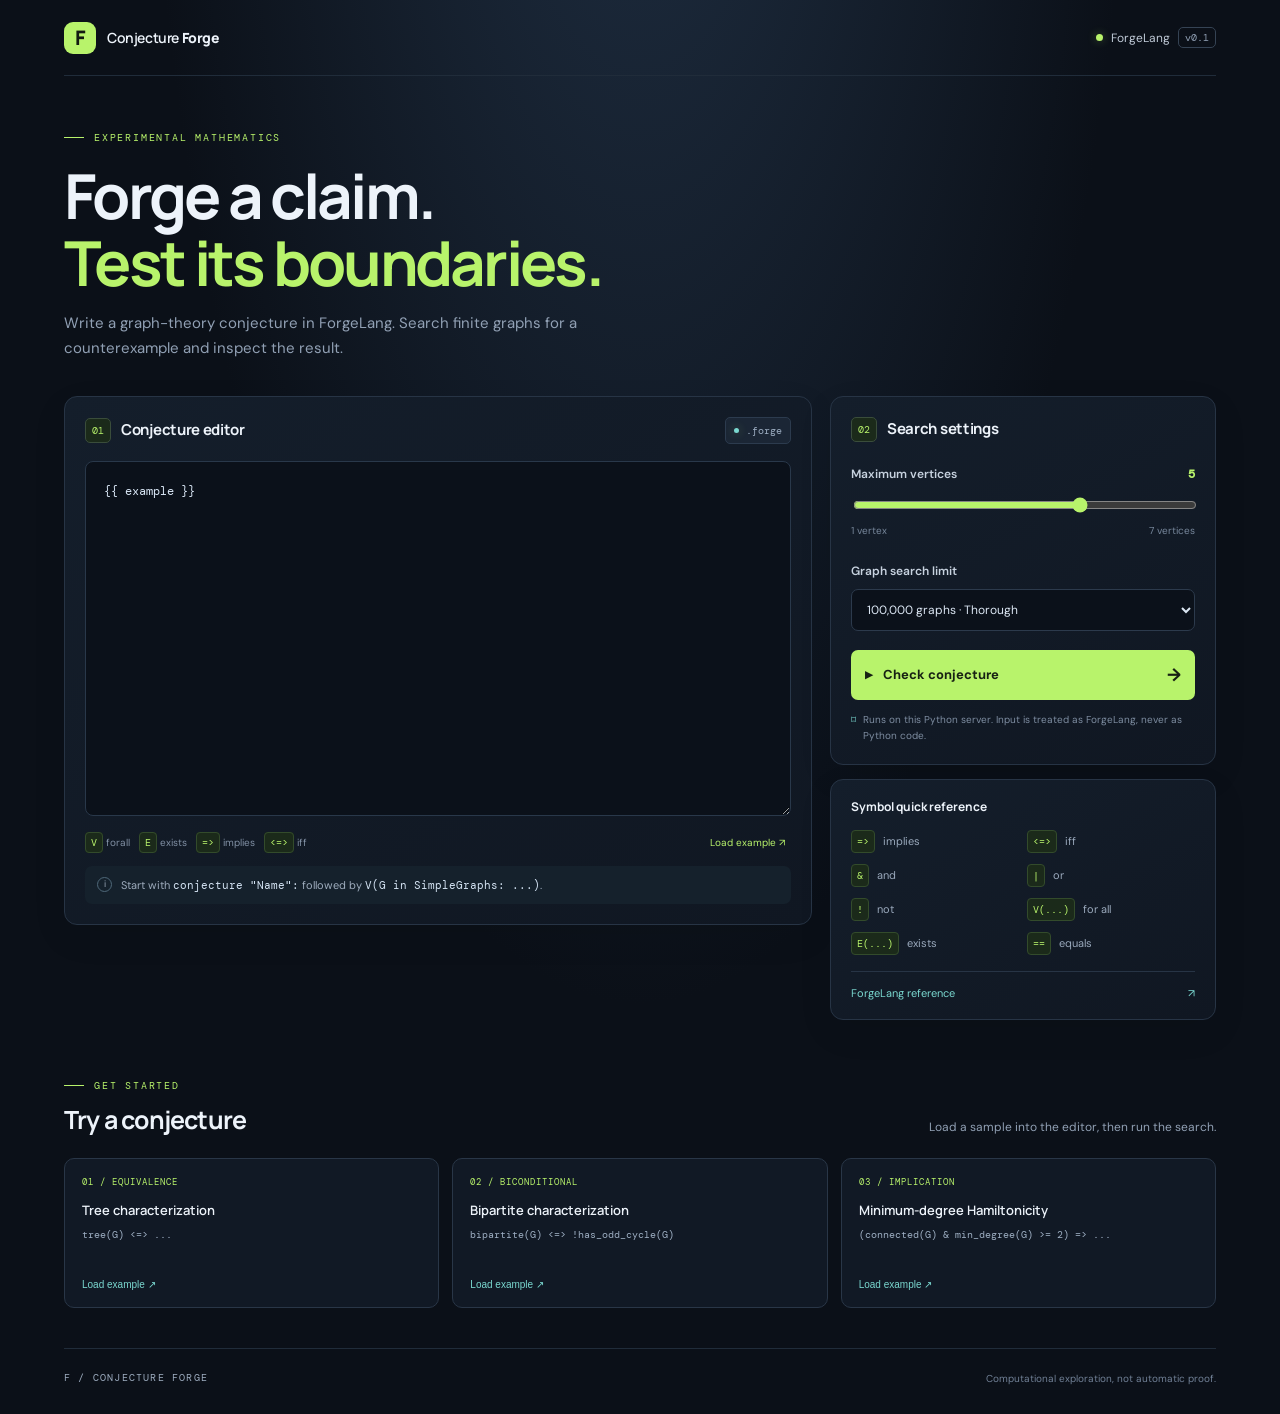
<file: templates/index.html>
<!doctype html>
<html lang="en">
<head>
  <meta charset="utf-8">
  <meta name="viewport" content="width=device-width, initial-scale=1">
  <meta name="theme-color" content="#101827">
  <title>ForgeLang · Conjecture Forge</title>
  <link rel="stylesheet" href="/static/style.css">
</head>
<body>
  <div class="app-shell">
    <header class="topbar">
      <a class="brand" href="/" aria-label="ForgeLang home"><span class="brand-mark">F</span><span>Conjecture <b>Forge</b></span></a>
      <div class="top-meta"><span class="status-dot"></span> ForgeLang <span class="version">v0.1</span></div>
    </header>

    <main>
      <section class="hero">
        <div class="eyebrow"><span class="eyebrow-line"></span> EXPERIMENTAL MATHEMATICS</div>
        <h1>Forge a claim.<br><span>Test its boundaries.</span></h1>
        <p>Write a graph-theory conjecture in ForgeLang. Search finite graphs for a counterexample and inspect the result.</p>
      </section>

      <section class="workspace" aria-label="Conjecture editor and search controls">
        <div class="editor-panel panel">
          <div class="panel-heading">
            <div><span class="step-number">01</span><h2>Conjecture editor</h2></div>
            <span class="file-pill"><span class="file-dot"></span> .forge</span>
          </div>
          <label class="sr-only" for="source">ForgeLang source</label>
          <textarea id="source" spellcheck="false" autocapitalize="off" autocomplete="off">{{ example }}</textarea>
          <div class="editor-footer">
            <span><kbd>V</kbd> forall &nbsp; <kbd>E</kbd> exists &nbsp; <kbd>=&gt;</kbd> implies &nbsp; <kbd>&lt;=&gt;</kbd> iff</span>
            <button type="button" class="text-button" id="load-example">Load example ↗</button>
          </div>
          <div class="syntax-note"><span class="info-icon">i</span><span>Start with <code>conjecture "Name":</code> followed by <code>V(G in SimpleGraphs: ...)</code>.</span></div>
        </div>

        <aside class="controls-column">
          <div class="panel controls-panel">
            <div class="panel-heading"><div><span class="step-number">02</span><h2>Search settings</h2></div></div>
            <label for="max-vertices">Maximum vertices <span class="label-value" id="vertex-value">5</span></label>
            <input id="max-vertices" type="range" min="1" max="7" value="5">
            <div class="range-labels"><span>1 vertex</span><span>7 vertices</span></div>
            <label for="max-graphs" class="graphs-label">Graph search limit</label>
            <select id="max-graphs">
              <option value="1000">1,000 graphs · Quick</option>
              <option value="10000">10,000 graphs · Balanced</option>
              <option value="100000" selected>100,000 graphs · Thorough</option>
              <option value="250000">250,000 graphs · Extended</option>
            </select>
            <button type="button" id="check-button" class="primary-button"><span class="button-icon">▶</span><span id="button-label">Check conjecture</span><span class="button-arrow">→</span></button>
            <p class="privacy-note"><span class="lock-icon">⌑</span> Runs on this Python server. Input is treated as ForgeLang, never as Python code.</p>
          </div>
          <div class="quick-ref panel">
            <h3>Symbol quick reference</h3>
            <div class="symbol-grid">
              <div><kbd>=&gt;</kbd><span>implies</span></div><div><kbd>&lt;=&gt;</kbd><span>iff</span></div>
              <div><kbd>&amp;</kbd><span>and</span></div><div><kbd>|</kbd><span>or</span></div>
              <div><kbd>!</kbd><span>not</span></div><div><kbd>V(...)</kbd><span>for all</span></div>
              <div><kbd>E(...)</kbd><span>exists</span></div><div><kbd>==</kbd><span>equals</span></div>
            </div>
            <a href="/reference" class="docs-link">
              ForgeLang reference <span>↗</span>
            </a>          
          </div>
        </aside>
      </section>

      <section id="results" class="results-section" aria-live="polite" hidden>
        <div class="results-heading"><div><div class="eyebrow"><span class="eyebrow-line"></span> SEARCH REPORT</div><h2 id="result-title">Results</h2></div><span id="result-status" class="result-status"></span></div>
        <div id="error-box" class="error-box" hidden></div>
        <div id="result-content" class="result-grid" hidden>
          <div class="panel result-summary">
            <div class="result-kicker">SEARCH SUMMARY</div>
            <p id="result-message"></p>
            <div class="stats-row"><div><strong id="stat-examined">—</strong><span>graphs examined</span></div><div><strong id="stat-time">—</strong><span>seconds</span></div><div><strong id="stat-bound">—</strong><span>vertex bound</span></div></div>
            <div id="certificate-line" class="certificate-line" hidden></div>
          </div>
          <div id="graph-panel" class="panel graph-panel" hidden>
            <div class="graph-title"><div><div class="result-kicker">MINIMIZED COUNTEREXAMPLE</div><h3 id="graph-heading">Graph</h3></div><span class="graph-tag">Simple graph</span></div>
            <svg id="graph-svg" viewBox="0 0 420 300" role="img" aria-label="Counterexample graph visualization"></svg>
            <div id="graph-details" class="graph-details"></div>
          </div>
        </div>
        <p class="proof-warning"><span>!</span> A finite search that finds no counterexample does not prove a conjecture for all graphs.</p>
      </section>

      <section class="examples-section">
        <div class="section-heading"><div><div class="eyebrow"><span class="eyebrow-line"></span> GET STARTED</div><h2>Try a conjecture</h2></div><p>Load a sample into the editor, then run the search.</p></div>
        <div id="example-cards" class="example-cards">
          <button class="example-card" data-example="tree_characterization.forge"><span class="example-index">01 / EQUIVALENCE</span><strong>Tree characterization</strong><code>tree(G) &lt;=&gt; ...</code><span class="example-action">Load example ↗</span></button>
          <button class="example-card" data-example="bipartite_odd_cycle.forge"><span class="example-index">02 / BICONDITIONAL</span><strong>Bipartite characterization</strong><code>bipartite(G) &lt;=&gt; !has_odd_cycle(G)</code><span class="example-action">Load example ↗</span></button>
          <button class="example-card" data-example="minimum_degree_hamiltonian.forge"><span class="example-index">03 / IMPLICATION</span><strong>Minimum-degree Hamiltonicity</strong><code>(connected(G) &amp; min_degree(G) &gt;= 2) =&gt; ...</code><span class="example-action">Load example ↗</span></button>
        </div>
      </section>
    </main>
    <footer><span class="footer-brand">F / CONJECTURE FORGE</span><span>Computational exploration, not automatic proof.</span></footer>
  </div>
  <div id="toast" class="toast" role="status" hidden></div>
  <script src="/static/app.js" defer></script>
</body>
</html>
</file>
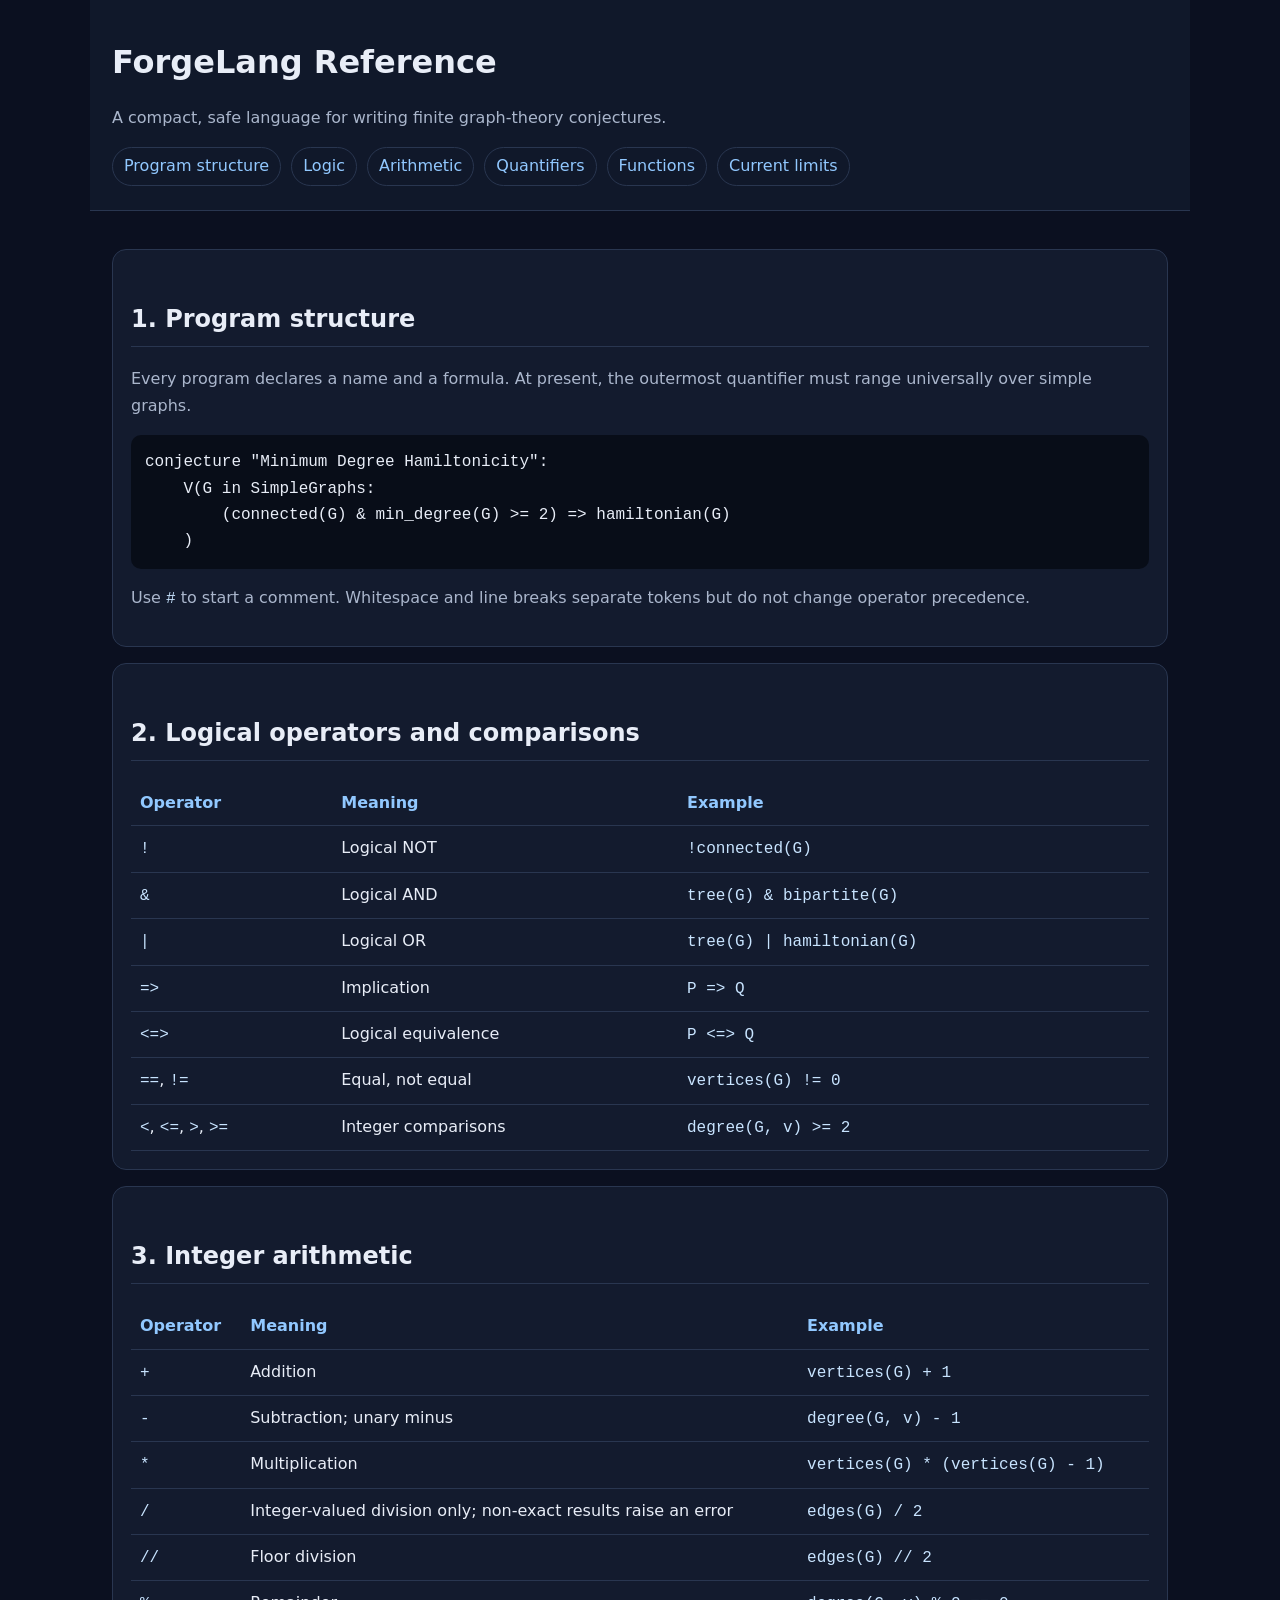
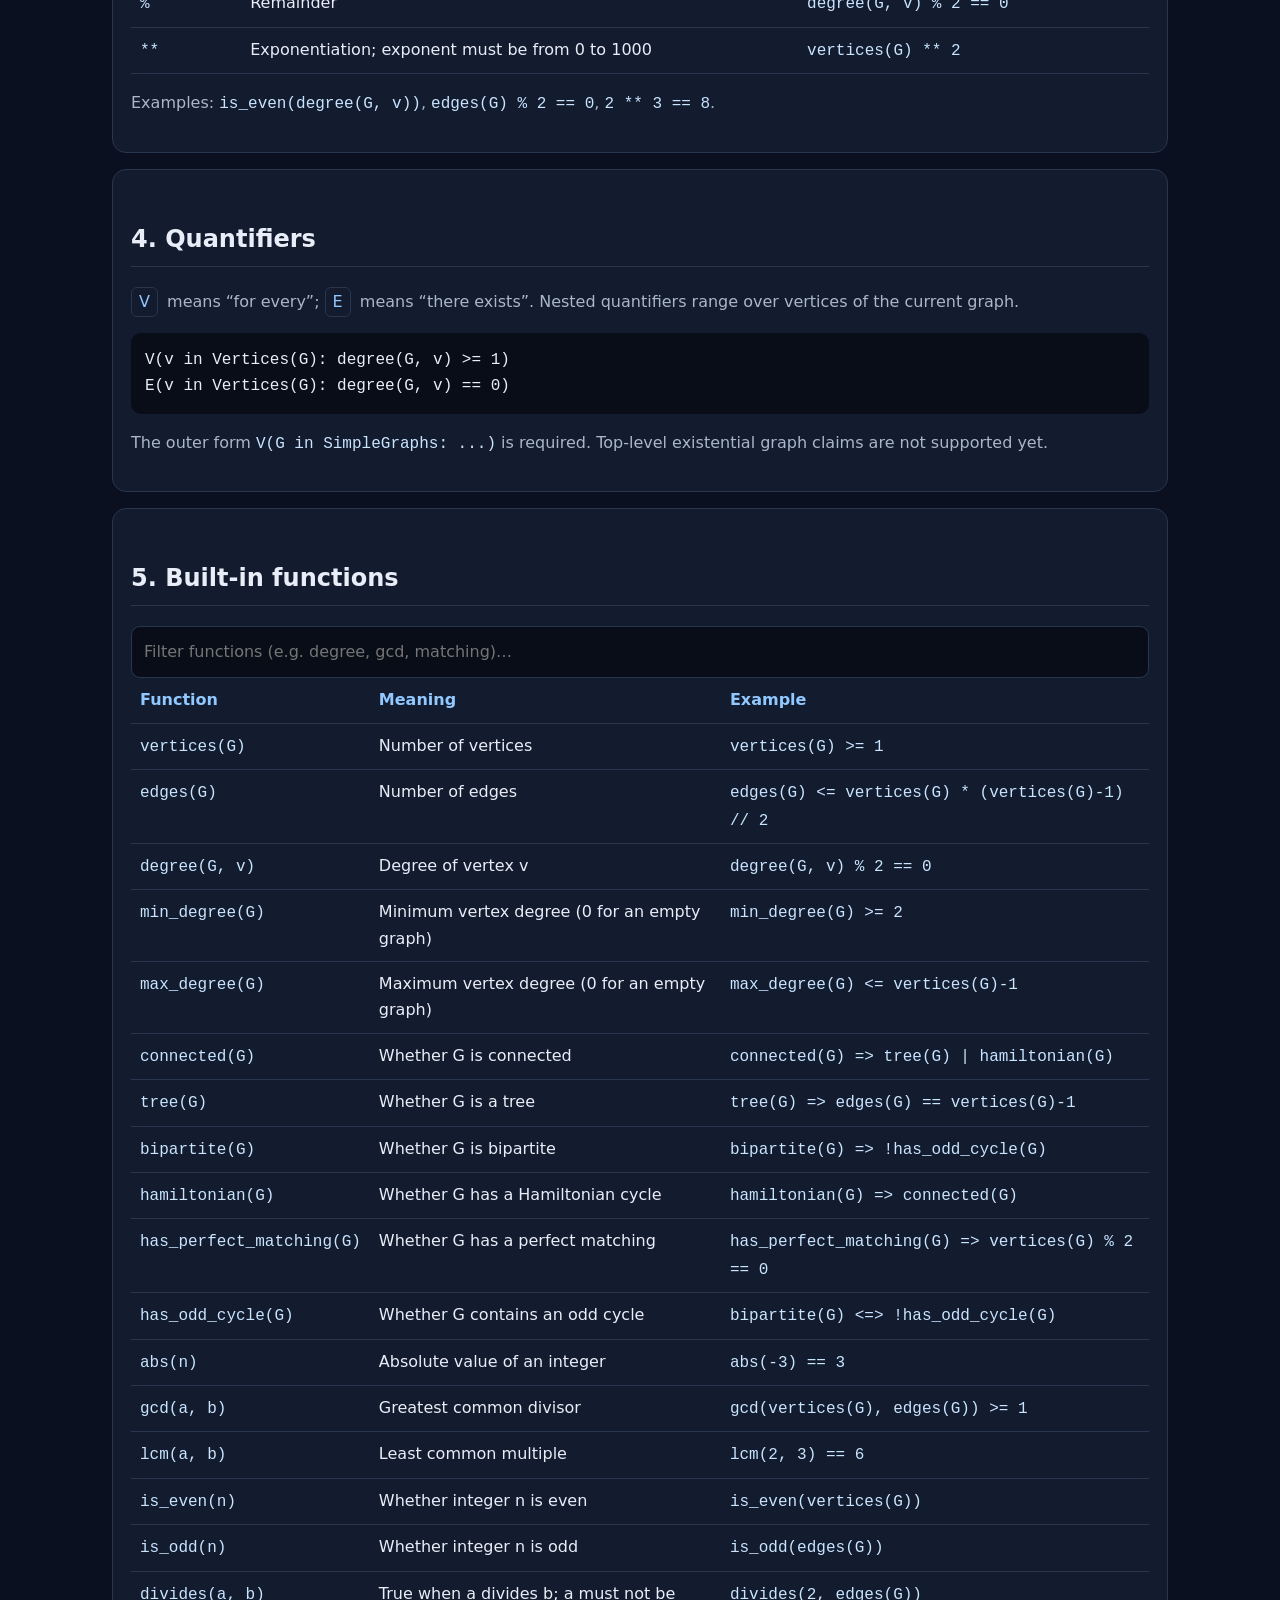
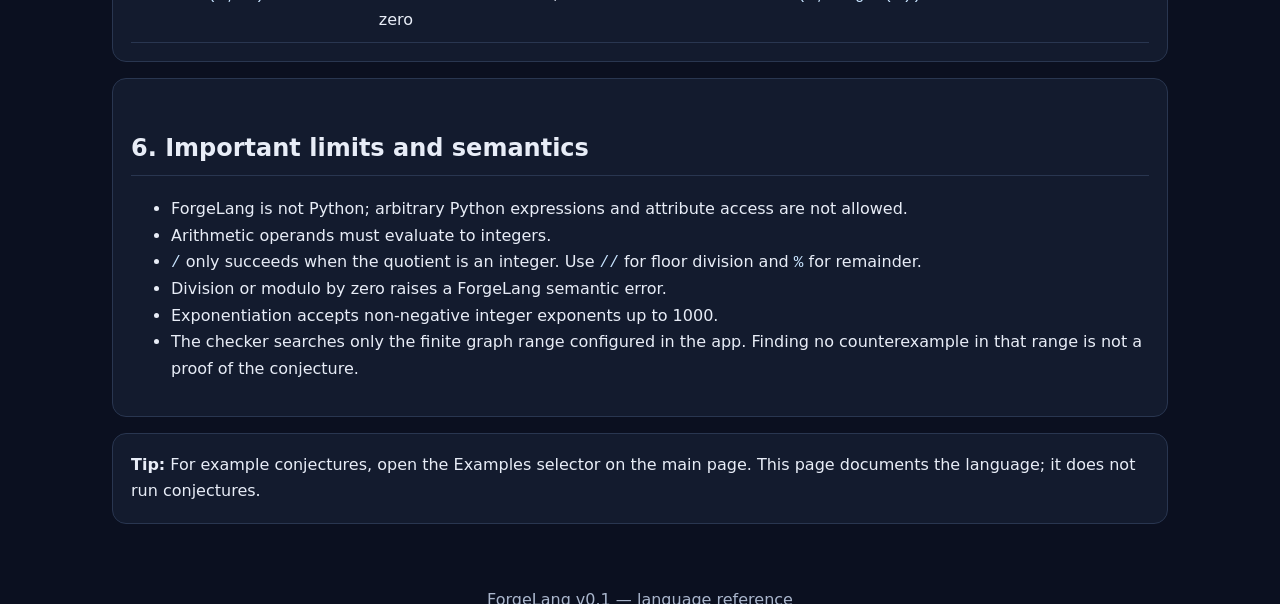
<file: templates/reference.html>
<!doctype html>
<html lang="en">
<head>
<meta charset="utf-8">
<meta name="viewport" content="width=device-width, initial-scale=1">
<title>ForgeLang Reference</title>
<style>
:root{color-scheme:dark;--bg:#0b1020;--panel:#131b2e;--line:#293650;--text:#e8edf7;--muted:#aab6cc;--accent:#91c8ff;--code:#080d18}
*{box-sizing:border-box}body{margin:0;background:var(--bg);color:var(--text);font:16px/1.65 system-ui,-apple-system,Segoe UI,sans-serif}
header{padding:36px 22px 24px;border-bottom:1px solid var(--line);background:#10182a}header,main{max-width:1100px;margin:auto}
h1{margin:0;font-size:2rem}h2{margin-top:2rem;border-bottom:1px solid var(--line);padding-bottom:.4rem}h3{margin-bottom:.35rem}
p,.muted{color:var(--muted)}main{padding:22px}nav{display:flex;flex-wrap:wrap;gap:10px;margin-top:15px}nav a{color:var(--accent);text-decoration:none;border:1px solid var(--line);border-radius:999px;padding:5px 11px}
section,.note{background:var(--panel);border:1px solid var(--line);border-radius:14px;padding:18px;margin:16px 0}
code,pre{font-family:ui-monospace,SFMono-Regular,Consolas,monospace}code{color:#c8e4ff}pre{background:var(--code);padding:14px;border-radius:10px;overflow:auto;white-space:pre-wrap}
table{width:100%;border-collapse:collapse}th,td{text-align:left;vertical-align:top;padding:9px;border-bottom:1px solid var(--line)}th{color:var(--accent)}
input{width:100%;padding:12px;background:var(--code);border:1px solid var(--line);border-radius:9px;color:var(--text);font:inherit}
.pill{display:inline-block;border:1px solid var(--line);border-radius:6px;padding:1px 7px;color:var(--accent);margin-right:4px}
footer{padding:25px;color:var(--muted);text-align:center}
</style>
</head>
<body>
<header>
<h1>ForgeLang Reference</h1>
<p>A compact, safe language for writing finite graph-theory conjectures.</p>
<nav><a href="#structure">Program structure</a><a href="#logic">Logic</a><a href="#arithmetic">Arithmetic</a><a href="#quantifiers">Quantifiers</a><a href="#functions">Functions</a><a href="#limits">Current limits</a></nav>
</header>
<main>
<section id="structure"><h2>1. Program structure</h2>
<p>Every program declares a name and a formula. At present, the outermost quantifier must range universally over simple graphs.</p>
<pre>conjecture "Minimum Degree Hamiltonicity":
    V(G in SimpleGraphs:
        (connected(G) &amp; min_degree(G) &gt;= 2) =&gt; hamiltonian(G)
    )</pre>
<p>Use <code>#</code> to start a comment. Whitespace and line breaks separate tokens but do not change operator precedence.</p></section>
<section id="logic"><h2>2. Logical operators and comparisons</h2>
<table><thead><tr><th>Operator</th><th>Meaning</th><th>Example</th></tr></thead><tbody>
<tr><td><code>!</code></td><td>Logical NOT</td><td><code>!connected(G)</code></td></tr>
<tr><td><code>&amp;</code></td><td>Logical AND</td><td><code>tree(G) &amp; bipartite(G)</code></td></tr>
<tr><td><code>|</code></td><td>Logical OR</td><td><code>tree(G) | hamiltonian(G)</code></td></tr>
<tr><td><code>=&gt;</code></td><td>Implication</td><td><code>P =&gt; Q</code></td></tr>
<tr><td><code>&lt;=&gt;</code></td><td>Logical equivalence</td><td><code>P &lt;=&gt; Q</code></td></tr>
<tr><td><code>==</code>, <code>!=</code></td><td>Equal, not equal</td><td><code>vertices(G) != 0</code></td></tr>
<tr><td><code>&lt;</code>, <code>&lt;=</code>, <code>&gt;</code>, <code>&gt;=</code></td><td>Integer comparisons</td><td><code>degree(G, v) &gt;= 2</code></td></tr>
</tbody></table></section>
<section id="arithmetic"><h2>3. Integer arithmetic</h2>
<table><thead><tr><th>Operator</th><th>Meaning</th><th>Example</th></tr></thead><tbody>
<tr><td><code>+</code></td><td>Addition</td><td><code>vertices(G) + 1</code></td></tr>
<tr><td><code>-</code></td><td>Subtraction; unary minus</td><td><code>degree(G, v) - 1</code></td></tr>
<tr><td><code>*</code></td><td>Multiplication</td><td><code>vertices(G) * (vertices(G) - 1)</code></td></tr>
<tr><td><code>/</code></td><td>Integer-valued division only; non-exact results raise an error</td><td><code>edges(G) / 2</code></td></tr>
<tr><td><code>//</code></td><td>Floor division</td><td><code>edges(G) // 2</code></td></tr>
<tr><td><code>%</code></td><td>Remainder</td><td><code>degree(G, v) % 2 == 0</code></td></tr>
<tr><td><code>**</code></td><td>Exponentiation; exponent must be from 0 to 1000</td><td><code>vertices(G) ** 2</code></td></tr>
</tbody></table>
<p>Examples: <code>is_even(degree(G, v))</code>, <code>edges(G) % 2 == 0</code>, <code>2 ** 3 == 8</code>.</p></section>
<section id="quantifiers"><h2>4. Quantifiers</h2>
<p><span class="pill">V</span> means “for every”; <span class="pill">E</span> means “there exists”. Nested quantifiers range over vertices of the current graph.</p>
<pre>V(v in Vertices(G): degree(G, v) &gt;= 1)
E(v in Vertices(G): degree(G, v) == 0)</pre>
<p>The outer form <code>V(G in SimpleGraphs: ...)</code> is required. Top-level existential graph claims are not supported yet.</p></section>
<section id="functions"><h2>5. Built-in functions</h2>
<input id="search" type="search" placeholder="Filter functions (e.g. degree, gcd, matching)…" aria-label="Filter built-in functions">
<table id="functionTable"><thead><tr><th>Function</th><th>Meaning</th><th>Example</th></tr></thead><tbody>
<tr><td><code>vertices(G)</code></td><td>Number of vertices</td><td><code>vertices(G) &gt;= 1</code></td></tr>
<tr><td><code>edges(G)</code></td><td>Number of edges</td><td><code>edges(G) &lt;= vertices(G) * (vertices(G)-1) // 2</code></td></tr>
<tr><td><code>degree(G, v)</code></td><td>Degree of vertex v</td><td><code>degree(G, v) % 2 == 0</code></td></tr>
<tr><td><code>min_degree(G)</code></td><td>Minimum vertex degree (0 for an empty graph)</td><td><code>min_degree(G) &gt;= 2</code></td></tr>
<tr><td><code>max_degree(G)</code></td><td>Maximum vertex degree (0 for an empty graph)</td><td><code>max_degree(G) &lt;= vertices(G)-1</code></td></tr>
<tr><td><code>connected(G)</code></td><td>Whether G is connected</td><td><code>connected(G) =&gt; tree(G) | hamiltonian(G)</code></td></tr>
<tr><td><code>tree(G)</code></td><td>Whether G is a tree</td><td><code>tree(G) =&gt; edges(G) == vertices(G)-1</code></td></tr>
<tr><td><code>bipartite(G)</code></td><td>Whether G is bipartite</td><td><code>bipartite(G) =&gt; !has_odd_cycle(G)</code></td></tr>
<tr><td><code>hamiltonian(G)</code></td><td>Whether G has a Hamiltonian cycle</td><td><code>hamiltonian(G) =&gt; connected(G)</code></td></tr>
<tr><td><code>has_perfect_matching(G)</code></td><td>Whether G has a perfect matching</td><td><code>has_perfect_matching(G) =&gt; vertices(G) % 2 == 0</code></td></tr>
<tr><td><code>has_odd_cycle(G)</code></td><td>Whether G contains an odd cycle</td><td><code>bipartite(G) &lt;=&gt; !has_odd_cycle(G)</code></td></tr>
<tr><td><code>abs(n)</code></td><td>Absolute value of an integer</td><td><code>abs(-3) == 3</code></td></tr>
<tr><td><code>gcd(a, b)</code></td><td>Greatest common divisor</td><td><code>gcd(vertices(G), edges(G)) &gt;= 1</code></td></tr>
<tr><td><code>lcm(a, b)</code></td><td>Least common multiple</td><td><code>lcm(2, 3) == 6</code></td></tr>
<tr><td><code>is_even(n)</code></td><td>Whether integer n is even</td><td><code>is_even(vertices(G))</code></td></tr>
<tr><td><code>is_odd(n)</code></td><td>Whether integer n is odd</td><td><code>is_odd(edges(G))</code></td></tr>
<tr><td><code>divides(a, b)</code></td><td>True when a divides b; a must not be zero</td><td><code>divides(2, edges(G))</code></td></tr>
</tbody></table>
</section>
<section id="limits"><h2>6. Important limits and semantics</h2>
<ul>
<li>ForgeLang is not Python; arbitrary Python expressions and attribute access are not allowed.</li>
<li>Arithmetic operands must evaluate to integers.</li>
<li><code>/</code> only succeeds when the quotient is an integer. Use <code>//</code> for floor division and <code>%</code> for remainder.</li>
<li>Division or modulo by zero raises a ForgeLang semantic error.</li>
<li>Exponentiation accepts non-negative integer exponents up to 1000.</li>
<li>The checker searches only the finite graph range configured in the app. Finding no counterexample in that range is not a proof of the conjecture.</li>
</ul></section>
<div class="note"><strong>Tip:</strong> For example conjectures, open the Examples selector on the main page. This page documents the language; it does not run conjectures.</div>
</main>
<footer>ForgeLang v0.1 — language reference</footer>
<script>
const search = document.getElementById('search');
search.addEventListener('input', () => {
  const query = search.value.toLowerCase();
  for (const row of document.querySelectorAll('#functionTable tbody tr')) {
    row.hidden = !row.textContent.toLowerCase().includes(query);
  }
});
</script>
</body>
</html>
</file>
<file: static/style.css>
@import url('https://fonts.googleapis.com/css2?family=DM+Mono:wght@400;500&family=DM+Sans:wght@400;500;600;700&family=Manrope:wght@400;500;600;700;800&display=swap');
:root{color-scheme:dark;--bg:#0b1018;--panel:#111925;--panel2:#151f2d;--border:#273445;--text:#edf3fa;--muted:#91a0b4;--accent:#b8f36b;--accent-dark:#192a17;--cyan:#7ad8d0;--danger:#ff8f88;--mono:'DM Mono',monospace;--sans:'DM Sans',sans-serif;--display:'Manrope',sans-serif}*{box-sizing:border-box}body{margin:0;background:radial-gradient(ellipse at 50% -30%,#203044 0%,transparent 55%),var(--bg);color:var(--text);font-family:var(--sans);font-size:14px;line-height:1.5}.app-shell{max-width:1220px;margin:auto;padding:0 34px}.topbar{height:76px;border-bottom:1px solid #202c3a;display:flex;align-items:center;justify-content:space-between}.brand{display:flex;align-items:center;gap:11px;text-decoration:none;color:var(--text);font-family:var(--display);font-weight:600;letter-spacing:-.4px}.brand b{font-weight:800}.brand-mark{width:32px;height:32px;display:grid;place-items:center;background:var(--accent);color:#121a11;border-radius:9px;font-family:var(--display);font-size:20px;font-weight:800}.top-meta{display:flex;align-items:center;gap:8px;color:#c0cad7;font-size:12px}.status-dot,.file-dot{width:7px;height:7px;border-radius:50%;background:var(--accent);box-shadow:0 0 10px #b8f36b55}.version{border:1px solid #354354;border-radius:5px;padding:2px 6px;color:var(--muted);font-family:var(--mono);font-size:10px}.hero{padding:54px 0 34px;max-width:720px}.eyebrow{font-family:var(--mono);font-size:10px;letter-spacing:1.8px;color:var(--accent);display:flex;align-items:center;gap:10px}.eyebrow-line{width:20px;height:1px;background:var(--accent)}h1,h2,h3,p{margin-top:0}h1{font-family:var(--display);font-size:clamp(38px,5.2vw,62px);line-height:1.08;letter-spacing:-2.7px;margin:18px 0 14px;font-weight:700}h1 span{color:var(--accent)}.hero p{color:var(--muted);font-size:15px;max-width:610px;margin:0;line-height:1.7}.workspace{display:grid;grid-template-columns:minmax(0,1.55fr) minmax(280px,.8fr);gap:18px;align-items:start}.panel{background:linear-gradient(150deg,#141e2b,#101722);border:1px solid var(--border);border-radius:13px;box-shadow:0 12px 36px #00000012}.editor-panel{padding:20px}.panel-heading{display:flex;justify-content:space-between;align-items:center;margin-bottom:17px}.panel-heading>div{display:flex;align-items:center;gap:10px}.step-number{font-family:var(--mono);font-size:10px;color:var(--accent);border:1px solid #3a4d3b;background:#1b2a1a;border-radius:5px;padding:4px 6px}.panel h2{font-family:var(--display);font-size:15px;margin:0;letter-spacing:-.3px}.file-pill{font-family:var(--mono);font-size:10px;color:#9eafc3;background:#1b2635;border:1px solid #2c3b4e;border-radius:5px;padding:5px 8px;display:flex;align-items:center;gap:7px}.file-dot{width:5px;height:5px;background:var(--cyan)}textarea{width:100%;min-height:355px;resize:vertical;background:#0b111a;border:1px solid #29384a;border-radius:8px;color:#d9e6f5;padding:18px;font-family:var(--mono);font-size:12px;line-height:1.85;tab-size:4;outline:none;white-space:pre;overflow:auto}textarea:focus{border-color:#6e9952;box-shadow:0 0 0 2px #b8f36b12}.editor-footer{display:flex;align-items:center;justify-content:space-between;gap:10px;color:#8190a4;font-size:10px;margin-top:12px}.editor-footer kbd,.symbol-grid kbd{font-family:var(--mono);font-size:10px;color:var(--accent);background:#1b2a1a;border:1px solid #334b2b;border-radius:4px;padding:3px 5px}.text-button{background:none;border:0;color:var(--accent);font:inherit;cursor:pointer;white-space:nowrap}.syntax-note{margin-top:15px;padding:11px 12px;border-radius:7px;background:#15212c;display:flex;align-items:flex-start;gap:9px;color:#9eacbd;font-size:11px}.syntax-note code{font-family:var(--mono);color:#d4e3f3}.info-icon{border:1px solid #4e6879;border-radius:50%;width:15px;height:15px;display:inline-grid;place-items:center;font-size:9px;flex-shrink:0}.controls-column{display:flex;flex-direction:column;gap:14px}.controls-panel{padding:20px}.controls-panel .panel-heading{margin-bottom:23px}.controls-panel label{display:flex;justify-content:space-between;align-items:center;color:#c7d2df;font-size:12px;font-weight:600;margin-bottom:12px}.label-value{color:var(--accent);font-family:var(--mono);font-size:12px}input[type=range]{width:100%;accent-color:var(--accent);cursor:pointer}.range-labels{display:flex;justify-content:space-between;color:#77879b;font-size:10px;margin:4px 0 24px}.graphs-label{margin-bottom:9px!important}select{width:100%;background:#0b111a;color:#dce7f4;border:1px solid #2c3a4c;border-radius:7px;padding:11px;font:12px var(--sans);outline:none;margin-bottom:19px}select:focus{border-color:#6e9952}.primary-button{display:flex;align-items:center;justify-content:center;gap:10px;width:100%;border:0;border-radius:7px;background:var(--accent);color:#172113;padding:13px 14px;font:700 13px var(--sans);cursor:pointer;transition:transform .15s,filter .15s}.primary-button:hover{filter:brightness(1.07);transform:translateY(-1px)}.primary-button:disabled{opacity:.65;cursor:wait;transform:none}.button-icon{font-size:10px}.button-arrow{margin-left:auto;font-size:18px}.privacy-note{font-size:10px;line-height:1.6;color:#7e8da1;margin:12px 0 0;display:flex;gap:7px}.lock-icon{color:var(--cyan)}.quick-ref{padding:18px 20px}.quick-ref h3{font-family:var(--display);font-size:12px;margin:0 0 14px}.symbol-grid{display:grid;grid-template-columns:1fr 1fr;gap:11px 8px}.symbol-grid>div{display:flex;align-items:center;gap:8px}.symbol-grid span{font-size:11px;color:#9aa9bc}.docs-link{display:flex;justify-content:space-between;color:var(--cyan);text-decoration:none;font-size:11px;border-top:1px solid #273445;margin-top:16px;padding-top:13px}.results-section{padding-top:42px}.results-heading,.section-heading{display:flex;align-items:end;justify-content:space-between;gap:20px;margin-bottom:17px}.results-heading h2,.section-heading h2{font-family:var(--display);font-size:25px;letter-spacing:-.8px;margin:8px 0 0}.result-status{font:10px var(--mono);padding:6px 9px;border-radius:5px;border:1px solid #43513a;color:var(--accent);background:#19271a}.result-status.bad{color:var(--danger);border-color:#60413e;background:#2a1a1c}.result-grid{display:grid;grid-template-columns:.8fr 1.2fr;gap:16px}.result-summary,.graph-panel{padding:20px}.result-kicker{font:10px var(--mono);letter-spacing:1.3px;color:#8fa1b5}.result-summary>p{font-size:13px;line-height:1.7;color:#d6e0ec;margin:12px 0 22px}.stats-row{display:grid;grid-template-columns:repeat(3,1fr);gap:9px;padding-top:16px;border-top:1px solid #2a3747}.stats-row div{display:flex;flex-direction:column;gap:4px}.stats-row strong{font:17px var(--display);color:var(--accent)}.stats-row span{font-size:10px;color:#8291a5}.certificate-line{font-size:11px;color:var(--cyan);margin-top:15px;overflow-wrap:anywhere}.graph-title{display:flex;justify-content:space-between;align-items:center}.graph-title h3{font:600 15px var(--display);margin:4px 0}.graph-tag{font-size:10px;color:#8da0b5;border:1px solid #354457;border-radius:4px;padding:4px 7px}.graph-panel svg{width:100%;max-height:320px;margin:8px auto 0;display:block}.graph-details{border-top:1px solid #293747;padding-top:12px;color:#9babc0;font:11px var(--mono);overflow-wrap:anywhere}.error-box{background:#2a1a1c;border:1px solid #60413e;border-radius:8px;padding:14px;color:#ffb0a9;font:12px var(--mono);white-space:pre-wrap;line-height:1.6}.proof-warning{font-size:11px;color:#8796a9;display:flex;gap:8px;align-items:center;margin:13px 0 0}.proof-warning span{display:grid;place-items:center;border:1px solid #715d36;color:#f4c96d;border-radius:50%;width:16px;height:16px;font-size:10px;flex-shrink:0}.examples-section{padding:58px 0 40px}.section-heading{margin-bottom:19px}.section-heading p{font-size:12px;color:var(--muted);margin:0 0 3px}.example-cards{display:grid;grid-template-columns:repeat(3,1fr);gap:13px}.example-card{text-align:left;background:#111925;border:1px solid #293647;border-radius:10px;padding:17px;cursor:pointer;color:var(--text);display:flex;flex-direction:column;align-items:flex-start;min-height:150px;transition:border-color .15s,transform .15s}.example-card:hover{border-color:#789c59;transform:translateY(-2px)}.example-index{font:9px var(--mono);letter-spacing:1px;color:var(--accent);margin-bottom:13px}.example-card strong{font:600 13px var(--display);margin-bottom:8px}.example-card code{font:10px var(--mono);color:#9eafc3;line-height:1.6}.example-action{font-size:10px;color:var(--cyan);margin-top:auto;padding-top:15px}footer{border-top:1px solid #202c3a;display:flex;justify-content:space-between;gap:15px;padding:22px 0 28px;color:#718096;font-size:10px}.footer-brand{font:10px var(--mono);letter-spacing:1.2px;color:#9dacbf}.toast{position:fixed;bottom:20px;right:20px;background:#182536;border:1px solid #3c5268;padding:12px 16px;border-radius:8px;color:var(--text);box-shadow:0 10px 30px #0005}.sr-only{position:absolute;width:1px;height:1px;padding:0;margin:-1px;overflow:hidden;clip:rect(0,0,0,0);white-space:nowrap;border:0}[hidden]{display:none!important}@media(max-width:850px){.app-shell{padding:0 20px}.workspace{grid-template-columns:1fr}.controls-column{display:grid;grid-template-columns:1fr 1fr}.result-grid{grid-template-columns:1fr}.hero{padding-top:40px}.example-cards{grid-template-columns:1fr 1fr}}@media(max-width:560px){.app-shell{padding:0 14px}.topbar{height:64px}.hero{padding:35px 0 27px}h1{font-size:42px;letter-spacing:-1.8px}.workspace{gap:12px}.editor-panel,.controls-panel{padding:15px}textarea{min-height:300px;font-size:11px;padding:13px}.controls-column{grid-template-columns:1fr}.editor-footer{align-items:flex-start;flex-direction:column}.example-cards{grid-template-columns:1fr}.section-heading{align-items:flex-start;flex-direction:column;gap:8px}.results-heading{align-items:flex-start}.stats-row strong{font-size:15px}footer{flex-direction:column}}
</file>
